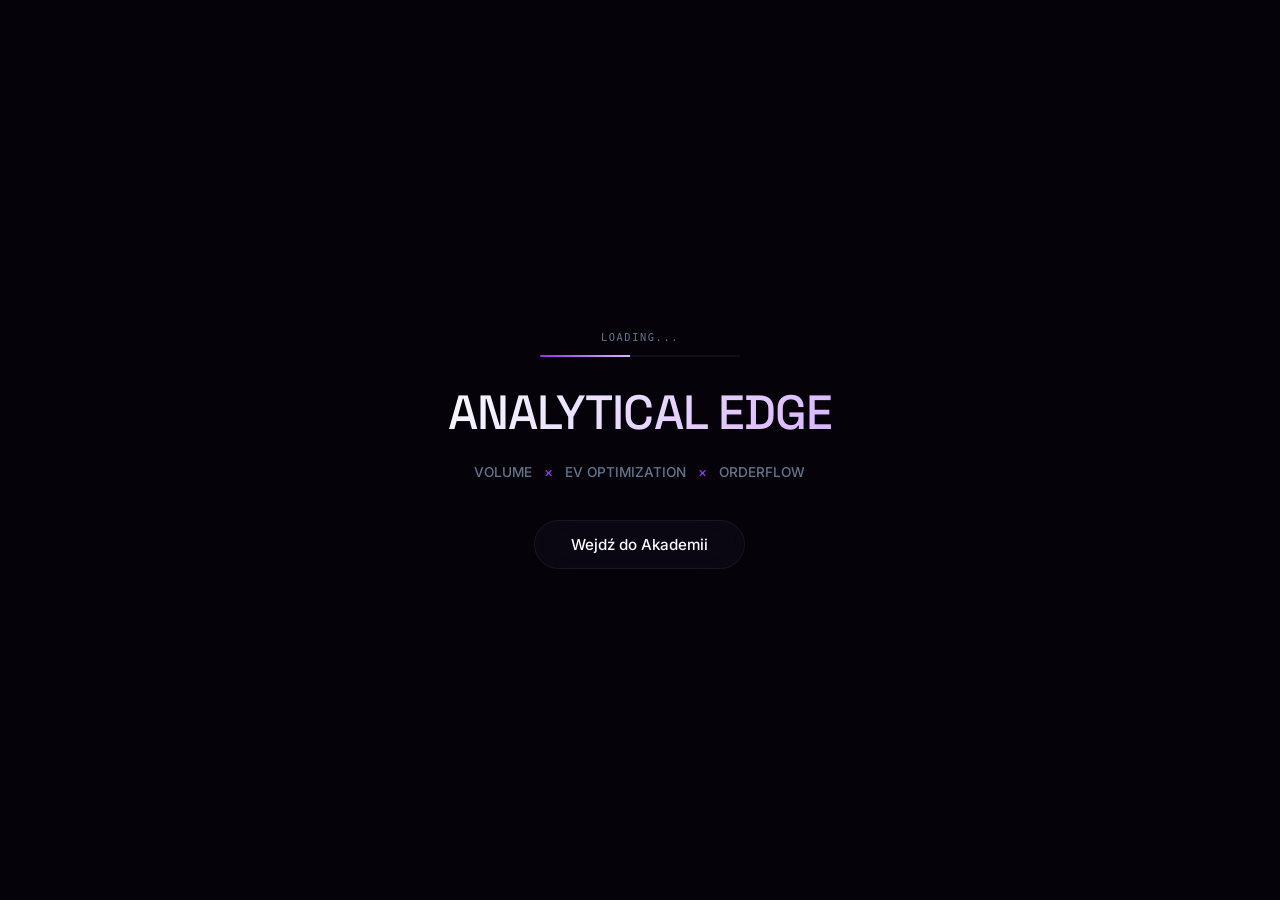
<file: index.html>
<!DOCTYPE html>
<html lang="pl">
<head>
    <meta charset="UTF-8">
    <meta name="viewport" content="width=device-width, initial-scale=1.0">
    <title>Rei Academy / Masterclass</title>
    
    <link rel="preconnect" href="https://fonts.googleapis.com">
    <link rel="preconnect" href="https://fonts.gstatic.com" crossorigin>
    <link href="https://fonts.googleapis.com/css2?family=Inter:wght@300;400;500;600;700&family=Space+Grotesk:wght@400;500;600;700;800&display=swap" rel="stylesheet">
    <link rel="stylesheet" href="https://cdnjs.cloudflare.com/ajax/libs/font-awesome/6.4.0/css/all.min.css">
    <link rel="stylesheet" href="style.css">
    <script>
  if (/Android|webOS|iPhone|iPad|iPod|BlackBerry|IEMobile|Opera Mini/i.test(navigator.userAgent)) {
    window.location.href = "mobile.html";
  }
</script>
</head>
<body>
    <div id="tooltip" class="tooltip"></div>

    <div id="ambient-wrapper">
        <div class="ambient-blobs"></div>
    </div>

<div class="cover-page">
        <div class="cover-particles"></div>
        <div class="cover-content">
            
            <div class="loader-container">
                <div class="loader-title-small">LOADING...</div>
                <div class="loader-bar-bg">
                    <div class="loader-bar-fill" id="loaderFill"></div>
                </div>
            </div>
            
            <h1 class="cover-title">
                <span class="title-line">ANALYTICAL EDGE</span>
                <span class="title-line"></span>
            </h1>
            
            <div class="cover-meta">
                <span class="meta-item">Volume</span>
                <span class="meta-divider">×</span>
                <span class="meta-item">EV Optimization</span>
                <span class="meta-divider">×</span>
                <span class="meta-item">Orderflow</span>
            </div>

            <button class="enter-btn">
                <span class="enter-text">Wejdź do Akademii</span>
            </button>
        </div>
    </div>

    <main class="portfolio-main" style="display: none;">
        
        <nav class="top-nav">
            <div class="nav-left">
                <div class="nav-logo" onclick="App.navigate('home')">Rei Academy</div>
                <div class="made-with">made with ❤️ - rei</div>
            </div>
            <div class="nav-right">
                
                <div class="session-container">
                    <div class="session-item" id="london-session">
                        <div class="dot"></div> LON: <span class="session-time">--:--</span>
                    </div>
                    <div class="session-item" id="ny-session">
                        <div class="dot"></div> NY: <span class="session-time">--:--</span>
                    </div>
                </div>
                
                <div class="social-nav">
                    <a href="https://x.com/reiseiv_" target="_blank" class="nav-icon"><i class="fa-brands fa-twitter"></i></a>
                    <a href="https://dsc.gg/rei" target="_blank" class="nav-icon"><i class="fa-brands fa-discord"></i></a>
                    <a href="http://ko-fi.com/reiseiv" target="_blank" class="kofi-nav-btn"><i class="fa-solid fa-mug-hot"></i> Zasil Projekt</a>
                </div>
            </div>
        </nav>

        <div class="container">
            <div class="breadcrumbs" id="breadcrumbs-content"></div>
            <div id="app-root"></div>
        </div>
    </main>

    <script src="content.js"></script>
    <script src="app.js"></script>
    <script src="simulators.js"></script>
</body>
</html>
</file>
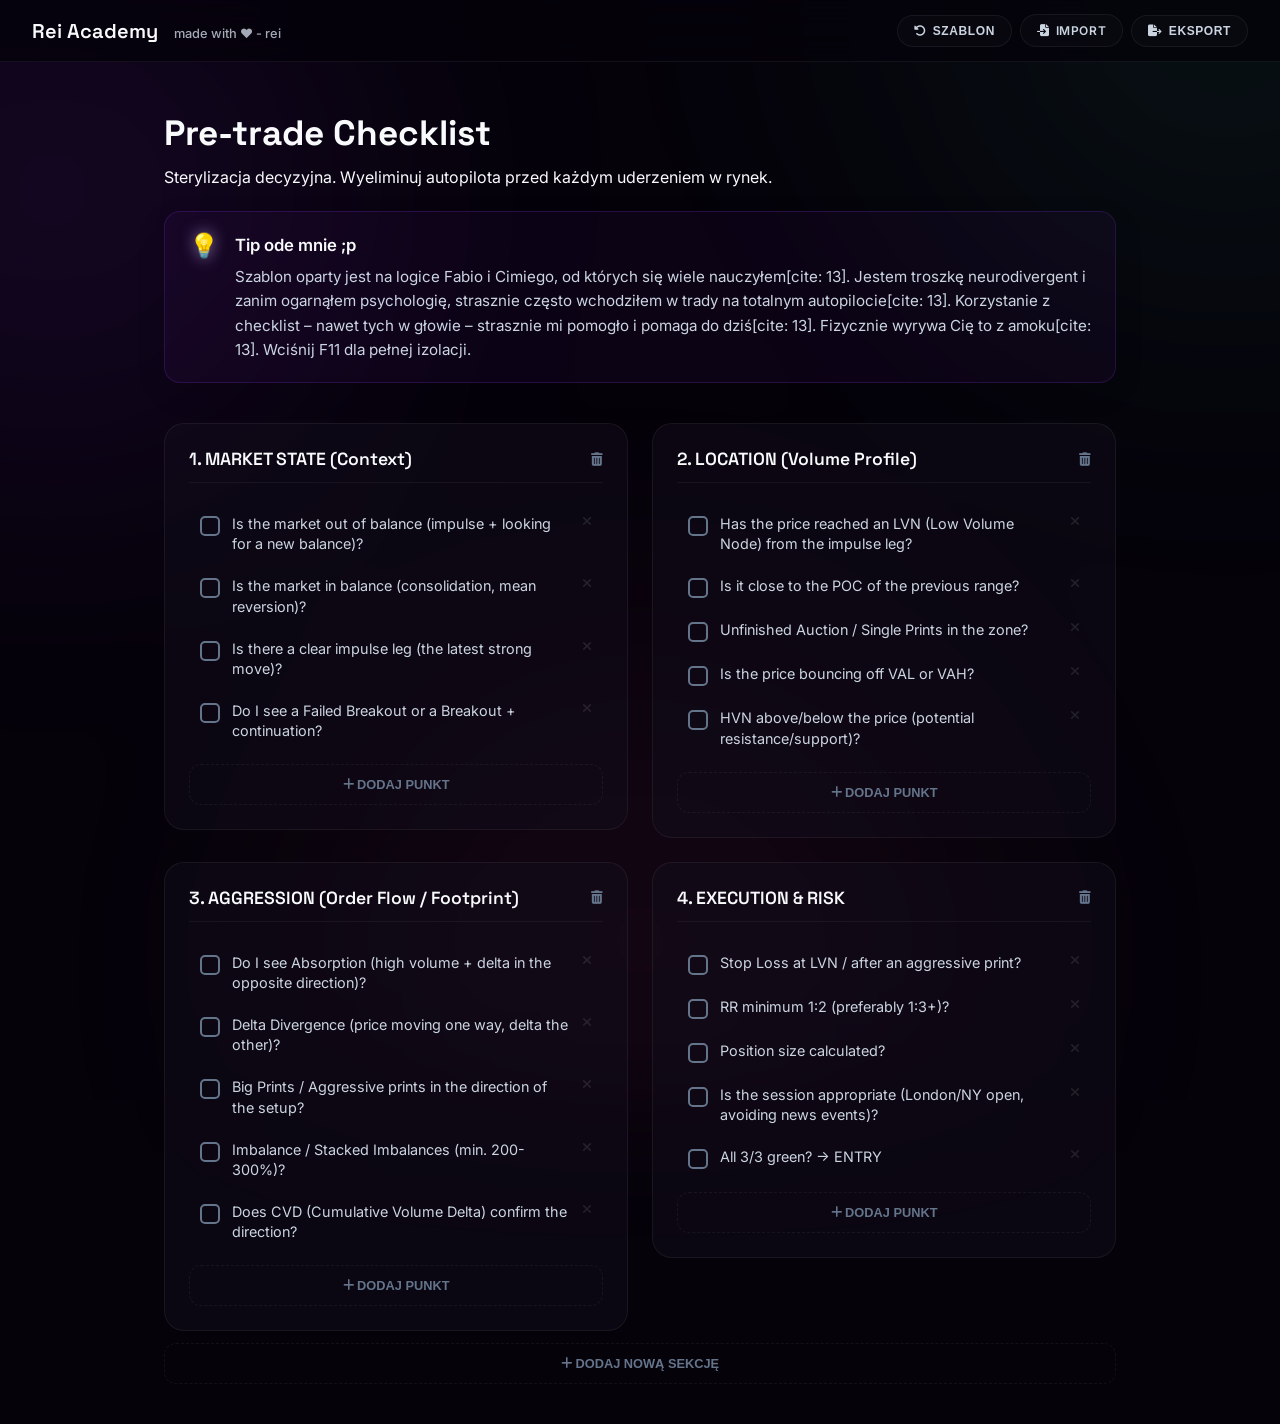
<file: checklist.html>
<!DOCTYPE html>
<html lang="pl">
<head>
    <meta charset="UTF-8">
    <meta name="viewport" content="width=device-width, initial-scale=1.0, viewport-fit=cover">
    <title>Rei Academy / Checklist</title>
    <link rel="preconnect" href="https://fonts.googleapis.com">
    <link rel="preconnect" href="https://fonts.gstatic.com" crossorigin>
    <link href="https://fonts.googleapis.com/css2?family=Inter:wght@300;400;500;600;700&family=Space+Grotesk:wght@400;500;600;700;800&display=swap" rel="stylesheet">
    <link rel="stylesheet" href="https://cdnjs.cloudflare.com/ajax/libs/font-awesome/6.4.0/css/all.min.css">
    <link rel="stylesheet" href="style.css">
    
    <style>
        /* =========================================
           CHECKLIST ARCHITECTURE (Zen & Responsive)
           ========================================= */
        
        .premium-tip { align-items: flex-start !important; transition: opacity 0.3s ease, max-height 0.3s ease; }
        .course-text ul { margin-left: 32px !important; }

        /* Header Actions */
        .header-actions { display: flex; gap: 8px; align-items: center; }
        .btn-action {
            background: rgba(255, 255, 255, 0.02);
            color: var(--text-secondary);
            border: 1px solid var(--glass-border);
            padding: 8px 16px;
            border-radius: 50px;
            font-size: 0.75rem;
            font-weight: 600;
            cursor: pointer;
            transition: all 0.2s ease;
            display: flex;
            align-items: center; gap: 6px;
            text-transform: uppercase; letter-spacing: 0.05em;
        }
        .btn-action:hover {
            border-color: var(--accent-glow);
            color: var(--text-primary);
            background: rgba(147, 51, 234, 0.1);
        }

        .container { 
            max-width: 1000px; 
            margin: 110px auto 40px; 
            padding: 0 24px;
            transition: all 0.5s var(--ease-smooth);
        }
        
        .page-header { transition: opacity 0.3s ease, max-height 0.3s ease; }
        .page-header h1 { font-family: var(--font-display); font-size: 2.2rem; font-weight: 700; margin-bottom: 12px; }
        
        /* Dynamic Grid System (Responsive Masonry) */
        .checklist-wrapper { 
            display: grid; 
            grid-template-columns: repeat(auto-fill, minmax(350px, 1fr)); 
            gap: 24px; 
            align-items: start;
        }

        @media (max-width: 768px) {
            .checklist-wrapper { grid-template-columns: 1fr; }
            .container { margin-top: 90px; padding: 0 16px; }
        }

        .category {
            background: var(--glass-bg); border: 1px solid var(--glass-border);
            border-radius: 20px; padding: 24px; position: relative; overflow: hidden;
            transition: all 0.3s var(--transition-base);
            height: fit-content;
        }
        .category:hover { border-color: var(--glass-border-hover); transform: translateY(-2px); }

        .category-header { display: flex; justify-content: space-between; align-items: center; margin-bottom: 20px; padding-bottom: 12px; border-bottom: 1px solid rgba(255,255,255,0.05); }
        .category-title { font-family: var(--font-display); font-size: 1.1rem; font-weight: 600; color: var(--text-primary); outline: none; flex-grow: 1; }

        .check-item { display: flex; align-items: flex-start; gap: 12px; padding: 10px; border-radius: 10px; transition: all 0.2s ease; border: 1px solid transparent; }
        .check-item:hover { background: rgba(255,255,255,0.03); border-color: var(--glass-border); }
        
        .checkbox-wrapper { position: relative; width: 20px; height: 20px; flex-shrink: 0; margin-top: 2px; }
        .checkbox-wrapper input { opacity: 0; position: absolute; inset: 0; cursor: pointer; z-index: 2; }
        .checkbox-custom { position: absolute; inset: 0; border: 2px solid var(--text-muted); border-radius: 5px; transition: all 0.2s ease; display: flex; align-items: center; justify-content: center; }
        .checkbox-wrapper input:checked + .checkbox-custom { background: #34d399; border-color: #34d399; }
        .checkbox-custom i { font-size: 0.6rem; color: #000; opacity: 0; }
        .checkbox-wrapper input:checked + .checkbox-custom i { opacity: 1; }
        
        .item-text { font-size: 0.9rem; color: var(--text-secondary); outline: none; flex-grow: 1; line-height: 1.4; }
        .check-item.is-checked .item-text { color: var(--text-muted); text-decoration: line-through; opacity: 0.6; }

        .add-item-btn, .add-cat-btn { background: transparent; border: 1px dashed var(--glass-border); color: var(--text-muted); padding: 12px; border-radius: 12px; width: 100%; cursor: pointer; font-size: 0.8rem; font-weight: 600; transition: all 0.3s ease; margin-top: 12px; text-transform: uppercase; }
        .add-item-btn:hover, .add-cat-btn:hover { border-color: var(--accent-glow); color: var(--text-primary); background: rgba(147, 51, 234, 0.05); }

        .status-banner { position: fixed; bottom: 30px; left: 50%; transform: translateX(-50%) translateY(100px); background: #34d399; color: #000; padding: 12px 24px; border-radius: 50px; font-weight: 700; font-size: 0.85rem; transition: 0.4s cubic-bezier(0.16, 1, 0.3, 1); z-index: 1000; opacity: 0; }
        .status-banner.show { transform: translateX(-50%) translateY(0); opacity: 1; }

        /* =========================================
           ZEN MODE (FULL ISOLATION)
           ========================================= */
        body.zen-mode .top-nav,
        body.zen-mode .page-header,
        body.zen-mode .premium-tip,
        body.zen-mode .add-cat-btn,
        body.zen-mode .icon-btn,
        body.zen-mode .add-item-btn {
            display: none !important;
        }

        body.zen-mode .container {
            max-width: 95vw !important;
            margin-top: 40px !important;
        }

        body.zen-mode .checklist-wrapper {
            grid-template-columns: repeat(auto-fit, minmax(320px, 1fr)) !important;
        }

        body.zen-mode .category {
            border-color: rgba(255, 255, 255, 0.05);
            background: rgba(10, 5, 20, 0.4);
        }
    </style>
</head>
<body>
    <div id="ambient-wrapper"><div class="ambient-blobs"></div></div>

    <nav class="top-nav content-fade">
        <div class="nav-left">
            <a href="index.html" class="nav-logo" style="text-decoration: none; color: var(--text-primary);">Rei Academy</a>
            <div class="made-with">made with ❤️ - rei</div>
        </div>
        <div class="nav-right header-actions">
            <button class="btn-action" onclick="resetToExample()"><i class="fa-solid fa-rotate-left"></i> Szablon</button>
            <label for="import-file" class="btn-action" style="margin:0; cursor: pointer;"><i class="fa-solid fa-file-import"></i> Import</label>
            <input type="file" id="import-file" accept=".json" style="display:none" onchange="importData(event)">
            <button class="btn-action" onclick="exportData()"><i class="fa-solid fa-file-export"></i> Eksport</button>
        </div>
    </nav>

    <div class="container content-fade">
        <div class="page-header">
            <h1>Pre-trade Checklist</h1>
            <p>Sterylizacja decyzyjna. Wyeliminuj autopilota przed każdym uderzeniem w rynek.</p>
        </div>

        <div class="premium-tip" style="margin-bottom: 40px;">
            <div class="tip-icon">💡</div>
            <div class="tip-content">
                <strong>Tip ode mnie ;p</strong>
                Szablon oparty jest na logice Fabio i Cimiego, od których się wiele nauczyłem[cite: 13]. Jestem troszkę neurodivergent i zanim ogarnąłem psychologię, strasznie często wchodziłem w trady na totalnym autopilocie[cite: 13]. Korzystanie z checklist – nawet tych w głowie – strasznie mi pomogło i pomaga do dziś[cite: 13]. Fizycznie wyrywa Cię to z amoku[cite: 13]. Wciśnij F11 dla pełnej izolacji.
            </div>
        </div>

        <div class="checklist-wrapper" id="checklist-container"></div>

        <button class="add-cat-btn" onclick="addCategory()">
            <i class="fa-solid fa-plus"></i> Dodaj nową sekcję
        </button>
    </div>

    <div class="status-banner" id="status-banner">Zapisano pomyślnie</div>

    <script src="app.js"></script>
    <script>
        const defaultChecklist = [
            { id: "1", title: "1. MARKET STATE (Context)", items: [
                { id: "1-1", text: "Is the market out of balance (impulse + looking for a new balance)?", checked: false },
                { id: "1-2", text: "Is the market in balance (consolidation, mean reversion)?", checked: false },
                { id: "1-3", text: "Is there a clear impulse leg (the latest strong move)?", checked: false },
                { id: "1-4", text: "Do I see a Failed Breakout or a Breakout + continuation?", checked: false }
            ]},
            { id: "2", title: "2. LOCATION (Volume Profile)", items: [
                { id: "2-1", text: "Has the price reached an LVN (Low Volume Node) from the impulse leg?", checked: false },
                { id: "2-2", text: "Is it close to the POC of the previous range?", checked: false },
                { id: "2-3", text: "Unfinished Auction / Single Prints in the zone?", checked: false },
                { id: "2-4", text: "Is the price bouncing off VAL or VAH?", checked: false },
                { id: "2-5", text: "HVN above/below the price (potential resistance/support)?", checked: false }
            ]},
            { id: "3", title: "3. AGGRESSION (Order Flow / Footprint)", items: [
                { id: "3-1", text: "Do I see Absorption (high volume + delta in the opposite direction)?", checked: false },
                { id: "3-2", text: "Delta Divergence (price moving one way, delta the other)?", checked: false },
                { id: "3-3", text: "Big Prints / Aggressive prints in the direction of the setup?", checked: false },
                { id: "3-4", text: "Imbalance / Stacked Imbalances (min. 200-300%)?", checked: false },
                { id: "3-5", text: "Does CVD (Cumulative Volume Delta) confirm the direction?", checked: false }
            ]},
            { id: "4", title: "4. EXECUTION & RISK", items: [
                { id: "4-1", text: "Stop Loss at LVN / after an aggressive print?", checked: false },
                { id: "4-2", text: "RR minimum 1:2 (preferably 1:3+)?", checked: false },
                { id: "4-3", text: "Position size calculated?", checked: false },
                { id: "4-4", text: "Is the session appropriate (London/NY open, avoiding news events)?", checked: false },
                { id: "4-5", text: "All 3/3 green? → ENTRY", checked: false }
            ]}
        ];

        let state = JSON.parse(localStorage.getItem('rei_checklist')) || defaultChecklist;

        function saveData() { 
            localStorage.setItem('rei_checklist', JSON.stringify(state)); 
        }

        function showToast(msg) {
            const b = document.getElementById('status-banner');
            b.textContent = msg; b.classList.add('show');
            setTimeout(() => b.classList.remove('show'), 2000);
        }

        function render() {
            const container = document.getElementById('checklist-container');
            container.innerHTML = '';
            state.forEach((cat, cIdx) => {
                const catDiv = document.createElement('div');
                catDiv.className = 'category';
                catDiv.innerHTML = `
                    <div class="category-header">
                        <div class="category-title" contentEditable="true" onblur="state[${cIdx}].title=this.textContent;saveData()">${cat.title}</div>
                        <button class="icon-btn" style="background:none; border:none; color:var(--text-muted); cursor:pointer;" onclick="deleteCategory(${cIdx})"><i class="fa-solid fa-trash-can"></i></button>
                    </div>
                    <div class="item-list"></div>
                `;
                const list = catDiv.querySelector('.item-list');
                cat.items.forEach((item, iIdx) => {
                    const itemDiv = document.createElement('div');
                    itemDiv.className = `check-item ${item.checked ? 'is-checked' : ''}`;
                    itemDiv.innerHTML = `
                        <div class="checkbox-wrapper">
                            <input type="checkbox" ${item.checked ? 'checked' : ''} onchange="toggleItem(${cIdx}, ${iIdx}, this.checked)">
                            <div class="checkbox-custom"><i class="fa-solid fa-check"></i></div>
                        </div>
                        <div class="item-text" contentEditable="true" onblur="state[${cIdx}].items[${iIdx}].text=this.textContent;saveData()">${item.text}</div>
                        <button class="icon-btn" style="background:none; border:none; color:rgba(255,255,255,0.1); cursor:pointer;" onclick="deleteItem(${cIdx}, ${iIdx})"><i class="fa-solid fa-xmark"></i></button>
                    `;
                    list.appendChild(itemDiv);
                });
                const addBtn = document.createElement('button');
                addBtn.className = 'add-item-btn';
                addBtn.innerHTML = '<i class="fa-solid fa-plus"></i> Dodaj punkt';
                addBtn.onclick = () => addItem(cIdx);
                catDiv.appendChild(addBtn);
                container.appendChild(catDiv);
            });
        }

        function toggleItem(c, i, val) { state[c].items[i].checked = val; render(); saveData(); }
        function addItem(c) { state[c].items.push({id: Date.now(), text: "Nowy punkt", checked: false}); render(); saveData(); }
        function addCategory() { state.push({id: Date.now(), title: "Nowa sekcja", items: []}); render(); saveData(); }
        function deleteCategory(c) { if(confirm("Usunąć sekcję?")) { state.splice(c, 1); render(); saveData(); } }
        function deleteItem(c, i) { state[c].items.splice(i, 1); render(); saveData(); }
        function resetToExample() { if(confirm("Przywrócić szablon?")) { state = defaultChecklist; render(); saveData(); } }
        
        function exportData() {
            const blob = new Blob([JSON.stringify(state, null, 2)], {type: "application/json"});
            const url = URL.createObjectURL(blob);
            const a = document.createElement('a'); a.href = url; a.download = "rei_checklist.json"; a.click();
            showToast("✓ Eksport zakończony");
        }

        function importData(e) {
            const file = e.target.files[0];
            const reader = new FileReader();
            reader.onload = (ev) => { try { state = JSON.parse(ev.target.result); render(); saveData(); showToast("✓ Zaimportowano"); } catch(err) { showToast("❌ Błąd pliku"); }};
            reader.readAsText(file);
        }

        document.addEventListener('keydown', (e) => {
            if (e.key === 'F11') {
                e.preventDefault();
                document.body.classList.toggle('zen-mode');
                showToast(document.body.classList.contains('zen-mode') ? "🧘 Zen Mode Aktywny" : "Terminal Przywrócony");
            }
        });

        document.addEventListener('DOMContentLoaded', render);
    </script>
</body>
</html>
</file>
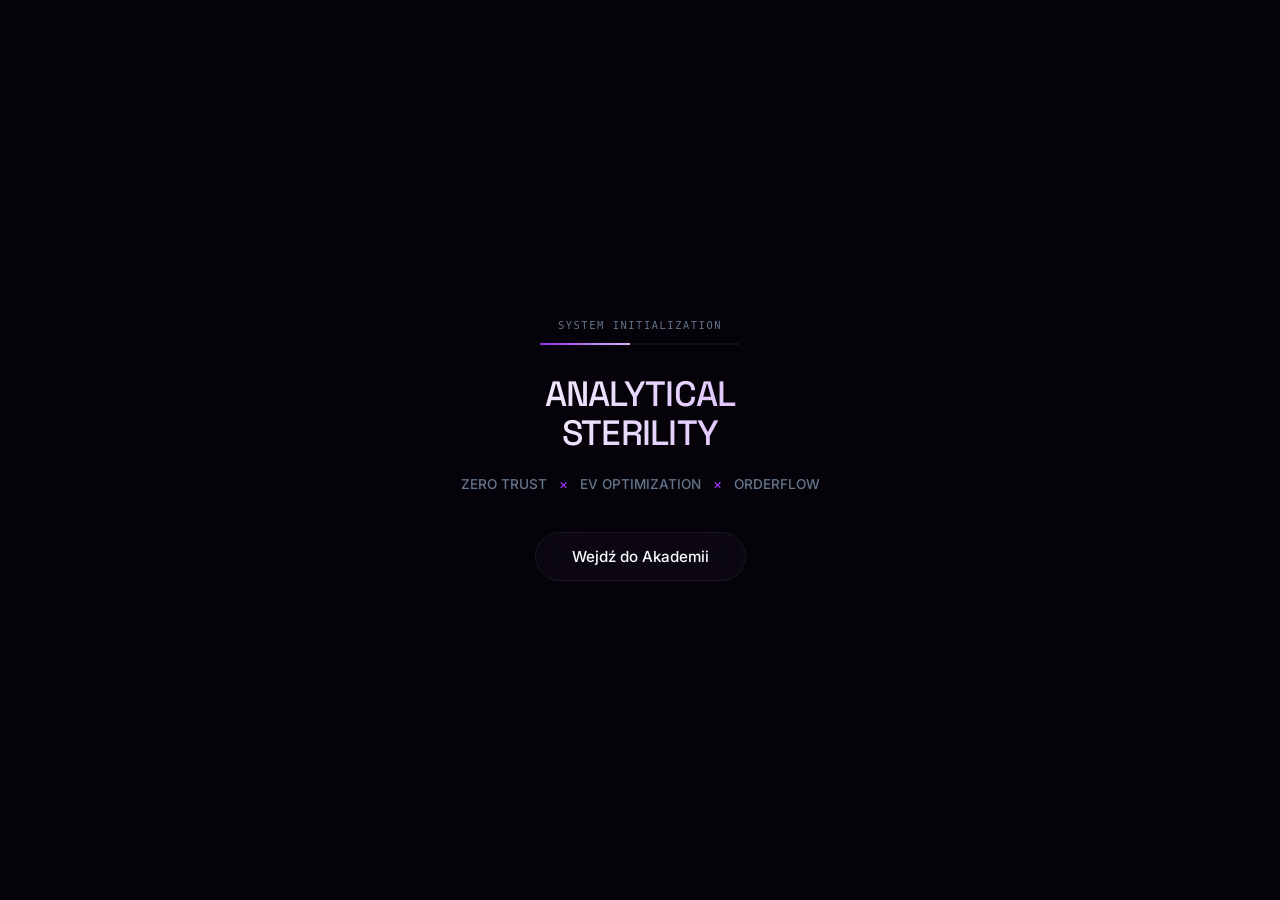
<file: mobile.html>
<!DOCTYPE html>
<html lang="pl">
<head>
    <meta charset="UTF-8">
    <meta name="viewport" content="width=device-width, initial-scale=1.0, maximum-scale=1.0, user-scalable=no, viewport-fit=cover">
    <meta name="theme-color" content="#05020a">
    <meta name="apple-mobile-web-app-capable" content="yes">
    <meta name="apple-mobile-web-app-status-bar-style" content="black-translucent">
    <title>Rei Academy / Mobile Terminal</title>
    
    <link rel="preconnect" href="https://fonts.googleapis.com">
    <link rel="preconnect" href="https://fonts.gstatic.com" crossorigin>
    <link href="https://fonts.googleapis.com/css2?family=Inter:wght@300;400;500;600;700&family=Space+Grotesk:wght@400;500;600;700;800&display=swap" rel="stylesheet">
    <link rel="stylesheet" href="https://cdnjs.cloudflare.com/ajax/libs/font-awesome/6.4.0/css/all.min.css">
    
    <!-- Baza CSS Desktop -->
    <link rel="stylesheet" href="style.css">

    <style>
        /* =========================================
           MOBILE OVERRIDES (Sterylizacja Dotykowa)
           ========================================= */
        body {
            -webkit-tap-highlight-color: transparent;
            overscroll-behavior-y: none;
        }

        /* Ukrycie telemetrii na rzecz przestrzeni ekranowej */
        .session-container { display: none !important; }

        /* Kompaktowy, jednorzędowy header pod Notch / Dynamic Island */
        .top-nav {
            padding: max(16px, env(safe-area-inset-top)) 16px 16px 16px;
            flex-direction: row !important;
            align-items: center !important;
            justify-content: space-between !important;
            background: rgba(5, 2, 10, 0.85); 
        }
        
        .nav-left { width: auto; justify-content: flex-start; }
        .made-with { display: none; }
        .nav-logo { font-size: 1.1rem; }
        
        .nav-right { width: auto; justify-content: flex-end; }
        
        /* Upakowanie ikon i przycisku Ko-fi */
        .social-nav { gap: 8px; } 
        .nav-icon { width: 28px; height: 28px; font-size: 1rem; } 
        .kofi-nav-btn { padding: 6px 12px; font-size: 0.75rem; margin-left: 0; }

        /* Marginesy pod kompaktowy top-nav */
        .portfolio-main {
            padding-top: calc(100px + env(safe-area-inset-top));
            padding-bottom: max(40px, env(safe-area-inset-bottom));
        }
        .container { padding: 0 16px; }

        /* Bento Grid -> 1 Kolumna */
        .bento-grid {
            grid-template-columns: 1fr !important;
            grid-auto-rows: auto !important;
            gap: 12px;
            margin-bottom: 32px;
        }
        .span-3, .span-4, .span-5, .span-7, .span-8 { grid-column: span 1 !important; }

        .folder-card { padding: 24px 20px; min-height: 130px; }
        .folder-num { font-size: 6rem; top: -10px; left: 10px; }
        .folder-info h3 { font-size: 1.15rem; }
        
        .progress-badge { top: 12px; right: 12px; font-size: 0.55rem; padding: 4px 8px; }

        /* Moduły edukacyjne & Kontenery tekstowe */
        .cover-title { font-size: 2.2rem; }
        .section-title { font-size: 1.4rem; margin-bottom: 20px; }
        .course-text { padding: 24px 16px; border-radius: 16px; }
        .course-text p { font-size: 0.9rem; }
        
        .premium-tip { flex-direction: column; padding: 16px; gap: 12px; }
        .tip-icon { font-size: 1.2rem; }

        /* Nawigacja wewnątrz modułu - przyciski blokowe pod palec */
        .nav-actions { flex-direction: column; gap: 12px; margin-top: 24px; }
        .nav-btn { width: 100%; text-align: center; padding: 14px 20px; }

        /* Orderflow Taśma & Symulatory */
        .fp-wrapper { flex-direction: column; gap: 16px; margin: 24px 0; }
        .fp-box { width: 100%; min-width: unset; padding: 16px; }
        
        .sim-board { padding: 20px 12px; margin: 24px 0; }
        .sim-title { font-size: 0.95rem; margin-bottom: 16px; }
        
        .tape-row { font-size: 1.2rem; gap: 10px; justify-content: space-around; }
        .tape-bid, .tape-ask { width: 90px; padding: 10px 0; }

        /* Rozwiązanie "Fat Finger" dla Tooltipów (Docked Bottom) */
        .tooltip {
            top: auto !important;
            bottom: max(20px, env(safe-area-inset-bottom)) !important;
            left: 50% !important;
            transform: translateX(-50%) !important;
            width: calc(100vw - 32px);
            max-width: 400px;
            text-align: center;
            font-size: 0.85rem;
            padding: 16px;
        }

        .community-wrapper { margin-top: 40px; gap: 24px; }
        .kofi-card { padding: 24px 16px; border-radius: 16px; }
    </style>
</head>
<body>
    <!-- Environmental Isolation Wrapper -->
    <div id="ambient-wrapper">
        <div class="ambient-blobs"></div>
    </div>

    <!-- Cover Page Sequence -->
    <div class="cover-page">
        <div class="cover-particles"></div>
        <div class="cover-content">
            
            <!-- Pasek postępu na wejściu -->
            <div class="loader-container">
                <div class="loader-title-small">SYSTEM INITIALIZATION</div>
                <div class="loader-bar-bg">
                    <div class="loader-bar-fill" id="loaderFill"></div>
                </div>
            </div>
            
            <h1 class="cover-title">
                <span class="title-line">ANALYTICAL</span>
                <span class="title-line">STERILITY</span>
            </h1>
            
            <div class="cover-meta">
                <span class="meta-item">Zero Trust</span>
                <span class="meta-divider">×</span>
                <span class="meta-item">EV Optimization</span>
                <span class="meta-divider">×</span>
                <span class="meta-item">Orderflow</span>
            </div>

            <button class="enter-btn">
                <span class="enter-text">Wejdź do Akademii</span>
            </button>
        </div>
    </div>

    <!-- Global Tooltip Container (Mobile Docked) -->
    <div id="tooltip" class="tooltip"></div>

    <!-- Application Core & Routing Output -->
    <main class="portfolio-main" style="display: none;">
        
        <nav class="top-nav">
            <div class="nav-left">
                <div class="nav-logo" onclick="App.navigate('home')">Rei Academy</div>
            </div>
            <div class="nav-right">
                
                <!-- Ukryta telemetria na mobile, kod zostaje dla zgodności DOM -->
                <div class="session-container">
                    <div class="session-item" id="london-session">
                        <div class="dot"></div> LON: <span class="session-time">--:--</span>
                    </div>
                    <div class="session-item" id="ny-session">
                        <div class="dot"></div> NY: <span class="session-time">--:--</span>
                    </div>
                </div>
                
                <div class="social-nav">
                    <a href="https://x.com/reiseiv_" target="_blank" class="nav-icon"><i class="fa-brands fa-twitter"></i></a>
                    <a href="https://dsc.gg/rei" target="_blank" class="nav-icon"><i class="fa-brands fa-discord"></i></a>
                    <a href="http://ko-fi.com/reiseiv" target="_blank" class="kofi-nav-btn"><i class="fa-solid fa-mug-hot"></i> Zasil</a>
                </div>
            </div>
        </nav>

        <div class="container">
            <div class="breadcrumbs" id="breadcrumbs-content"></div>
            <div id="app-root"></div>
        </div>
    </main>

    <!-- Source Execution -->
    <script src="content.js"></script>
    <script src="simulators.js"></script>
    <script src="app.js"></script>
</body>
</html>
</file>
<file: style.css>
/* =========================================
   Design Tokens & Glassmorphism Core
   ========================================= */
:root {
    --bg-base: #05020a;
    --accent-primary: #9333ea;
    --accent-secondary: #ec4899;
    --accent-glow: #d8b4fe;
    
    --text-primary: #f8fafc;
    --text-secondary: #cbd5e1;
    --text-muted: #64748b;
    
    --glass-bg: rgba(20, 15, 30, 0.4);
    --glass-border: rgba(255, 255, 255, 0.06);
    --glass-border-hover: rgba(147, 51, 234, 0.4);
    
    --font-primary: 'Inter', sans-serif;
    --font-display: 'Space Grotesk', sans-serif;
    --transition-base: 0.3s cubic-bezier(0.16, 1, 0.3, 1);
}

* { margin: 0; padding: 0; box-sizing: border-box; }
body { font-family: var(--font-primary); background-color: var(--bg-base); color: var(--text-primary); overflow-x: hidden; -webkit-font-smoothing: antialiased; }

/* =========================================
   Hardware-Accelerated Ambient Mapping
   ========================================= */
#ambient-wrapper { position: fixed; inset: -200px; z-index: -1; pointer-events: none; }
.ambient-blobs {
    position: absolute; inset: 0; width: 100%; height: 100%;
    background: 
        radial-gradient(800px circle at 15% 30%, rgba(147, 51, 234, 0.12) 0%, transparent 60%), 
        radial-gradient(900px circle at 85% 15%, rgba(52, 211, 153, 0.08) 0%, transparent 60%), 
        radial-gradient(800px circle at 50% 90%, rgba(236, 72, 153, 0.08) 0%, transparent 65%);
    filter: blur(80px);
    animation: smoothColors 20s infinite alternate ease-in-out;
}
@keyframes smoothColors {
    0% { transform: scale(1); filter: blur(80px) hue-rotate(0deg); }
    100% { transform: scale(1.1); filter: blur(80px) hue-rotate(20deg); }
}

/* =========================================
   Initialization Sequence (Cover & Loader)
   ========================================= */
.cover-page {
    position: fixed; inset: 0; display: flex; align-items: center; justify-content: center;
    z-index: 100; background: var(--bg-base); transition: opacity 1.2s ease, transform 1.2s ease;
}
.cover-page.cover-exit { opacity: 0; transform: scale(0.95); pointer-events: none; }
.cover-content { text-align: center; position: relative; z-index: 1; }

/* Sterile Loading Bar */
.loader-container { 
    width: 200px; 
    margin: 0 auto 30px; 
}
.loader-title-small { 
    font-size: 0.65rem; 
    color: var(--text-muted); 
    letter-spacing: 0.15em; 
    margin-bottom: 12px; 
    font-family: monospace; 
}
.loader-bar-bg { 
    width: 100%; 
    height: 2px; 
    background: rgba(255,255,255,0.05); 
    position: relative; 
    overflow: hidden; 
    border-radius: 2px; 
}
.loader-bar-fill { 
    position: absolute; 
    top: 0; left: 0; 
    height: 100%; 
    width: 0%; 
    background: linear-gradient(90deg, var(--accent-primary), var(--accent-glow)); 
    transition: width 0.6s cubic-bezier(0.16, 1, 0.3, 1); 
    box-shadow: 0 0 10px rgba(147, 51, 234, 0.5);
}

.cover-title { font-family: var(--font-display); font-size: 3rem; font-weight: 500; line-height: 1.1; margin-bottom: 24px; letter-spacing: -0.02em; }
.title-line { display: block; background: linear-gradient(135deg, var(--text-primary), var(--accent-glow)); -webkit-background-clip: text; -webkit-text-fill-color: transparent; }
.cover-meta { display: flex; justify-content: center; gap: 12px; font-size: 0.85rem; color: var(--text-muted); margin-bottom: 40px; text-transform: uppercase; font-weight: 500; }
.meta-divider { color: var(--accent-primary); }

.enter-btn {
    position: relative; padding: 14px 36px; background: var(--glass-bg); backdrop-filter: blur(20px);
    border: 1px solid var(--glass-border); border-radius: 50px; color: var(--text-primary);
    font-family: var(--font-primary); font-size: 0.95rem; font-weight: 500; cursor: pointer;
    transition: all var(--transition-base); overflow: hidden;
}
.enter-btn:hover { border-color: var(--glass-border-hover); transform: translateY(-2px); box-shadow: 0 10px 30px rgba(147, 51, 234, 0.2); }

/* =========================================
   Stealth Navigation UI
   ========================================= */
.top-nav {
    position: fixed; top: 0; width: 100%; padding: 14px 32px; background: rgba(5, 2, 10, 0.75);
    backdrop-filter: blur(20px); -webkit-backdrop-filter: blur(20px); border-bottom: 1px solid var(--glass-border);
    z-index: 100; display: flex; justify-content: space-between; align-items: center;
}

.nav-left { display: flex; align-items: baseline; gap: 16px; }
.nav-logo { font-family: var(--font-display); font-weight: 600; font-size: 1.25rem; cursor: pointer; transition: color 0.2s; }
.nav-logo:hover { color: var(--accent-glow); }
.made-with { font-size: 0.8rem; color: var(--text-secondary); font-weight: 500; opacity: 0.8; }

.nav-right { display: flex; align-items: center; gap: 24px; }
.session-container { display: flex; gap: 12px; font-size: 0.7rem; font-weight: 600; letter-spacing: 0.05em; text-transform: uppercase; }
.session-item { display: flex; align-items: center; gap: 6px; background: rgba(255,255,255,0.02); padding: 6px 12px; border-radius: 999px; border: 1px solid var(--glass-border); }
.dot { width: 5px; height: 5px; border-radius: 50%; background: var(--text-muted); }
.dot.active { background: #34d399; box-shadow: 0 0 10px #34d399; }
.session-time { color: var(--text-secondary); }

.social-nav { display: flex; align-items: center; gap: 12px; }
.nav-icon { color: var(--text-muted); font-size: 1.1rem; transition: 0.2s; text-decoration: none; display: flex; align-items: center; justify-content: center; width: 32px; height: 32px; border-radius: 50%; border: 1px solid transparent; }
.nav-icon:hover { color: var(--text-primary); border-color: var(--glass-border); background: rgba(255,255,255,0.03); transform: translateY(-1px); }

.kofi-nav-btn {
    background: rgba(236, 72, 153, 0.05); border: 1px solid rgba(236, 72, 153, 0.2);
    color: var(--accent-secondary); padding: 6px 16px; border-radius: 50px;
    font-size: 0.8rem; font-weight: 600; text-decoration: none; display: flex; align-items: center; gap: 6px;
    transition: all 0.2s ease; margin-left: 8px;
}
.kofi-nav-btn:hover { background: rgba(236, 72, 153, 0.1); border-color: rgba(236, 72, 153, 0.4); transform: translateY(-1px); }

/* =========================================
   Application Topology
   ========================================= */
.portfolio-main { padding-top: 85px; padding-bottom: 40px; min-height: 100vh; }
.portfolio-main.fade-in { animation: fadeIn 0.8s ease forwards; }
@keyframes fadeIn { from { opacity: 0; transform: translateY(10px); } to { opacity: 1; transform: translateY(0); } }

.container { max-width: 1000px; margin: 0 auto; padding: 0 24px; }

.breadcrumbs { font-size: 0.8rem; margin-bottom: 24px; font-weight: 500; color: var(--text-muted); display: flex; align-items: center; gap: 8px; }
.bc-link { cursor: pointer; transition: color 0.2s; }
.bc-link:hover { color: var(--accent-glow); }
.bc-separator { color: rgba(255,255,255,0.1); }
.bc-active { color: var(--text-primary); }

.content-fade { animation: contentFadeIn 0.4s ease forwards; opacity: 0; }
@keyframes contentFadeIn { from { opacity: 0; transform: translateY(10px); } to { opacity: 1; transform: translateY(0); } }

/* =========================================
   Asymmetrical Bento Grid Logic
   ========================================= */
.bento-grid { 
    display: grid; 
    grid-template-columns: repeat(12, 1fr); 
    grid-auto-rows: 200px; 
    gap: 20px; 
    margin-bottom: 40px; 
}

.span-3 { grid-column: span 3; } 
.span-4 { grid-column: span 4; } 
.span-5 { grid-column: span 5; }
.span-7 { grid-column: span 7; } 
.span-8 { grid-column: span 8; }

@media (max-width: 900px) { 
    .span-3, .span-4, .span-5, .span-7, .span-8 { grid-column: span 12; } 
}

.folder-card {
    background: var(--glass-bg); backdrop-filter: blur(24px); border-radius: 20px; padding: 26px;
    cursor: pointer; border: 1px solid var(--glass-border); display: flex; flex-direction: column;
    justify-content: flex-end; position: relative; overflow: hidden; height: 100%;
    transition: transform 0.4s var(--transition-base), border-color 0.4s;
}

.folder-card::before {
    content: ''; position: absolute; inset: 0;
    background: radial-gradient(400px circle at var(--mouse-x, 50%) var(--mouse-y, 50%), rgba(147, 51, 234, 0.15), transparent 40%);
    opacity: 0; transition: opacity 0.3s; pointer-events: none;
}

.folder-card:hover { border-color: rgba(147, 51, 234, 0.4); transform: translateY(-4px); box-shadow: 0 10px 30px rgba(0,0,0,0.4); }
.folder-card:hover::before { opacity: 1; }

/* Brutalist Typography Overlay */
.folder-num {
    position: absolute; top: -15px; left: 20px; font-family: var(--font-display);
    font-size: 8rem; font-weight: 800; color: rgba(255,255,255,0.02);
    transition: 0.4s; pointer-events: none; line-height: 1;
}

.folder-card:hover .folder-num { color: rgba(255,255,255,0.04); transform: scale(1.02); }

.folder-info { position: relative; z-index: 2; }
.folder-info h3 { font-size: 1.3rem; font-weight: 600; margin-bottom: 8px; color: var(--text-primary); letter-spacing: -0.01em; }
.folder-info p { font-size: 0.9rem; color: var(--text-muted); line-height: 1.4; }

.progress-badge {
    position: absolute; top: 16px; right: 16px; font-size: 0.6rem; color: #34d399;
    background: rgba(52, 211, 153, 0.05); border: 1px solid rgba(52, 211, 153, 0.2);
    padding: 6px 12px; border-radius: 50px; font-weight: 600; letter-spacing: 0.05em; display: none;
}

.folder-card.completed .progress-badge { display: block; }

/* =========================================
   Community Ecosystem & Capital Hub
   ========================================= */
.community-wrapper { margin-top: 60px; display: flex; flex-direction: column; gap: 40px; }
.community-footer { text-align: center; }
.community-footer h4 { margin-bottom: 24px; font-family: var(--font-display); font-weight: 500; font-size: 1.2rem; color: var(--text-secondary); }

.links-group { display: flex; justify-content: center; gap: 16px; flex-wrap: wrap; }
.rei-link {
    font-size: 0.9rem; color: var(--text-primary); font-weight: 500; text-decoration: none;
    border: 1px solid var(--glass-border); padding: 12px 24px; border-radius: 14px;
    background: rgba(255,255,255,0.02); backdrop-filter: blur(12px); transition: all 0.2s ease;
}
.rei-link:hover { border-color: rgba(192, 132, 252, 0.5); background: rgba(192, 132, 252, 0.05); transform: translateY(-3px); }

.kofi-card {
    background: linear-gradient(145deg, rgba(236, 72, 153, 0.05) 0%, rgba(147, 51, 234, 0.05) 100%);
    border: 1px solid rgba(236, 72, 153, 0.15); border-radius: 24px; padding: 40px; text-align: center;
    max-width: 800px; margin: 0 auto; backdrop-filter: blur(12px); position: relative; overflow: hidden;
}
.kofi-card::before {
    content: ''; position: absolute; inset: 0;
    background: radial-gradient(800px circle at var(--mouse-x, 50%) var(--mouse-y, 50%), rgba(236, 72, 153, 0.1), transparent 40%);
    opacity: 0; transition: opacity 0.5s; pointer-events: none;
}
.kofi-card:hover::before { opacity: 1; }
.kofi-card h4 { color: var(--accent-secondary); font-family: var(--font-display); font-size: 1.4rem; font-weight: 600; margin-bottom: 20px; }
.kofi-card p { color: var(--text-secondary); font-size: 0.95rem; line-height: 1.7; margin-bottom: 16px; position: relative; z-index: 2; }
.text-link { color: var(--accent-glow); text-decoration: none; border-bottom: 1px solid rgba(216, 180, 254, 0.4); transition: 0.2s; }
.text-link:hover { color: var(--accent-secondary); border-color: var(--accent-secondary); }

.kofi-btn {
    display: inline-block; background: linear-gradient(135deg, var(--accent-secondary), var(--accent-primary));
    color: #fff; font-weight: 600; font-size: 1rem; text-decoration: none; padding: 14px 32px;
    border-radius: 50px; transition: transform 0.2s; margin-top: 20px; position: relative; z-index: 2;
}
.kofi-btn:hover { transform: translateY(-2px); box-shadow: 0 10px 20px rgba(236, 72, 153, 0.3); }

/* =========================================
   Data Reading Environment
   ========================================= */
.section-title { font-family: var(--font-display); font-size: 1.8rem; font-weight: 600; margin-bottom: 24px; color: var(--text-primary); letter-spacing: -0.02em; }
.course-text { background: var(--glass-bg); border: 1px solid var(--glass-border); border-radius: 20px; padding: 36px; line-height: 1.8; color: var(--text-secondary); }
.course-text p { margin-bottom: 16px; font-size: 0.95rem; }
.course-text h4 { font-size: 1.1rem; color: var(--text-primary); font-weight: 600; margin: 28px 0 12px 0; border-left: 2px solid var(--accent-primary); padding-left: 14px; }

.segment-tag {
    display: inline-block; padding: 4px 10px; border-radius: 4px; font-size: 0.7rem; font-weight: 600;
    text-transform: uppercase; letter-spacing: 0.05em; margin-bottom: 12px;
}
.tag-must-know { border: 1px solid rgba(147, 51, 234, 0.3); color: var(--accent-glow); background: rgba(147, 51, 234, 0.08); }

.nav-actions { display: flex; justify-content: space-between; margin-top: 32px; gap: 16px; }
.nav-btn {
    background: rgba(255, 255, 255, 0.02); color: var(--text-primary); border: 1px solid var(--glass-border);
    padding: 12px 24px; border-radius: 50px; font-size: 0.85rem; font-weight: 500; cursor: pointer; transition: 0.2s;
    backdrop-filter: blur(10px);
}
.nav-btn:hover { border-color: var(--accent-glow); background: rgba(147, 51, 234, 0.08); transform: translateY(-2px); }

/* =========================================
   Interakcje, Tipy i Orderflow (ADHD Mode)
   ========================================= */

/* Premium Tip */
.premium-tip {
    background: rgba(147, 51, 234, 0.05);
    border: 1px solid rgba(147, 51, 234, 0.2);
    border-radius: 16px;
    padding: 20px 24px;
    margin: 24px 0;
    display: flex;
    gap: 16px;
    align-items: flex-start;
    box-shadow: 0 10px 30px rgba(0,0,0,0.1);
    transition: transform 0.2s, border-color 0.2s;
}
.premium-tip:hover {
    transform: translateY(-2px);
    border-color: rgba(147, 51, 234, 0.4);
}
.tip-icon { font-size: 1.5rem; line-height: 1; filter: drop-shadow(0 0 8px rgba(216, 180, 254, 0.6)); }
.tip-content { font-size: 0.95rem; color: var(--text-secondary); line-height: 1.6; }
.tip-content strong { color: var(--text-primary); font-weight: 600; font-size: 1.05rem; display: block; margin-bottom: 6px; }

/* Orderflow & Footprint Elements */
.fp-wrapper { display: flex; justify-content: center; gap: 24px; margin: 32px 0; flex-wrap: wrap; }
.fp-box { background: var(--glass-bg); border: 1px solid var(--glass-border); border-radius: 16px; padding: 20px; font-family: monospace; font-size: 0.9rem; min-width: 240px; }
.fp-row { display: flex; justify-content: space-between; border-bottom: 1px solid rgba(255,255,255,0.05); padding: 8px 12px; transition: background 0.2s; cursor: crosshair; }
.fp-row:hover { background: rgba(255,255,255,0.05); border-radius: 6px; }
.fp-val { width: 45px; text-align: center; } 
.fp-val.bid { color: #f87171; } /* Red */
.fp-val.ask { color: #34d399; } /* Green */
.fp-hi-d { font-weight: 700; background: rgba(52, 211, 153, 0.1); border-radius: 4px; color: var(--text-primary); }
.fp-z { color: var(--text-muted); opacity: 0.4; }

/* CVD Box */
.cvd-box { background: var(--glass-bg); border: 1px solid var(--glass-border); border-radius: 16px; padding: 24px; margin-top: 30px; }
.cvd-row { display: flex; align-items: center; justify-content: space-between; margin-bottom: 16px; font-weight: 600; font-size: 0.95rem; }
.cvd-line { flex-grow: 1; height: 2px; background: var(--glass-border); margin: 0 20px; position: relative; border-radius: 2px; }
.cvd-arrow { position: absolute; right: 0; top: -11px; font-size: 16px; background: var(--bg-base); padding: 0 4px; }
.cvd-arrow.down { top: -9px; }

/* Tooltip (Follows cursor) */
.tooltip { 
    position: fixed; display: none; padding: 12px 16px; 
    background: rgba(13, 7, 21, 0.95); color: var(--text-secondary); 
    border-radius: 12px; font-size: 0.85rem; z-index: 1000; 
    border: 1px solid var(--glass-border); backdrop-filter: blur(10px); 
    pointer-events: none; box-shadow: 0 10px 30px rgba(0,0,0,0.5);
}
/* =========================================
   Interactive Simulators (GPU Accelerated)
   ========================================= */

.sim-board {
    background: var(--glass-bg); 
    border: 1px solid var(--glass-border); 
    border-radius: 16px; 
    padding: 30px; 
    margin: 30px 0;
    text-align: center;
    position: relative;
    overflow: hidden;
    transition: border-color 0.3s ease;
}

.sim-board::before {
    content: ''; position: absolute; inset: 0;
    background: radial-gradient(400px circle at var(--mouse-x, 50%) var(--mouse-y, 50%), rgba(147, 51, 234, 0.1), transparent 40%);
    opacity: 0; transition: opacity 0.3s; pointer-events: none;
}
.sim-board:hover::before { opacity: 1; }

.sim-title {
    font-size: 1.1rem; 
    font-weight: 600; 
    color: var(--text-primary); 
    margin-bottom: 24px; 
    letter-spacing: 0.02em;
    transition: color 0.3s ease;
}

/* AMT Track Simulator */
.sim-amt-track {
    width: 100%; 
    height: 4px; 
    background: rgba(255,255,255,0.05); 
    border-radius: 2px;
    position: relative;
    margin: 40px 0;
}

.sim-amt-price {
    width: 24px; 
    height: 24px; 
    background: var(--text-primary); 
    border-radius: 50%;
    position: absolute; 
    top: -10px; 
    left: 20%;
    box-shadow: 0 0 10px rgba(255,255,255,0.2);
    z-index: 2;
}

.sim-amt-value-area {
    position: absolute; 
    top: -30px; 
    left: 10%; 
    width: 20%; 
    height: 60px;
    background: rgba(147, 51, 234, 0.15); 
    border: 1px solid rgba(147, 51, 234, 0.4);
    border-radius: 8px;
    display: flex; 
    align-items: center; 
    justify-content: center;
    font-size: 0.75rem; 
    color: var(--accent-glow);
    font-weight: 600;
    transition: transform 2s ease-in-out, opacity 0.3s;
}

/* VP Simulator */
.sim-vp-grid {
    display: flex; 
    align-items: flex-start; 
    justify-content: center; 
    gap: 40px;
    height: 180px;
}

.sim-vp-profile {
    display: flex; 
    flex-direction: column; 
    gap: 4px; 
    width: 120px;
}

.vp-bar {
    height: 16px; 
    border-radius: 0 4px 4px 0; 
    display: flex; 
    align-items: center; 
    justify-content: flex-end; 
    padding-right: 8px; 
    font-size: 0.65rem; 
    font-weight: 700;
}

.vp-bar.hvn { background: rgba(147, 51, 234, 0.3); color: var(--accent-glow); }
.vp-bar.lvn { background: rgba(255,255,255,0.05); color: var(--text-muted); }

.sim-vp-action {
    position: relative; 
    display: flex; 
    flex-direction: column; 
    justify-content: space-between; 
    height: 100%;
}

.sim-vp-price-ball {
    width: 20px; 
    height: 20px; 
    background: var(--text-primary); 
    border-radius: 50%;
    margin: 0 auto;
    box-shadow: 0 0 10px rgba(255,255,255,0.2);
}

/* OF Tape Simulator */
.sim-of-tape {
    display: flex; 
    flex-direction: column; 
    align-items: center; 
    margin-bottom: 24px;
}

.tape-header {
    display: flex; 
    gap: 20px; 
    font-size: 0.75rem; 
    color: var(--text-muted); 
    margin-bottom: 12px;
}

.tape-header span { width: 100px; text-align: center; }

.tape-row {
    display: flex; 
    gap: 20px; 
    font-family: monospace; 
    font-size: 1.5rem; 
    font-weight: 600;
}

.tape-bid, .tape-ask {
    width: 100px; 
    text-align: center; 
    background: rgba(255,255,255,0.02); 
    border: 1px solid var(--glass-border); 
    border-radius: 8px; 
    padding: 12px 0;
    transition: background 0.1s, color 0.1s;
}

.tape-ask { color: #34d399; }
.tape-bid { color: #f87171; }

.tape-highlight-red { background: rgba(248, 113, 113, 0.15) !important; color: #f87171 !important; border-color: rgba(248, 113, 113, 0.5) !important; }

/* =========================================
   Interakcje, Tipy i Poprawki CSS
   ========================================= */

/* Premium Tip (Poprawione wyrównanie) */
.premium-tip {
    background: rgba(147, 51, 234, 0.05);
    border: 1px solid rgba(147, 51, 234, 0.2);
    border-radius: 16px;
    padding: 20px 24px;
    margin: 24px 0;
    display: flex;
    gap: 16px;
    align-items: flex-start; /* Zmusza ikonę i tekst do trzymania linii od góry */
    box-shadow: 0 10px 30px rgba(0,0,0,0.1);
    transition: transform 0.2s, border-color 0.2s;
}
.premium-tip:hover {
    transform: translateY(-2px);
    border-color: rgba(147, 51, 234, 0.4);
}
.tip-icon { 
    font-size: 1.5rem; 
    line-height: 1; 
    margin-top: 2px; /* Lekkie opuszczenie, by ikona była równo ze słowem obok */
    filter: drop-shadow(0 0 8px rgba(216, 180, 254, 0.6)); 
}
.tip-content { font-size: 0.95rem; color: var(--text-secondary); line-height: 1.6; }
.tip-content strong { color: var(--text-primary); font-weight: 600; font-size: 1.05rem; display: block; margin-bottom: 6px; }

/* Fix dla wypunktowań (żeby nie wypadały w lewo) */
.course-text ul {
    margin-left: 24px;
    padding-left: 0;
}
.course-text li {
    margin-bottom: 12px;
}

/* Jargon Tooltips (Interaktywne słówka) */
.jargon-tip {
    border-bottom: 1px dotted rgba(216, 180, 254, 0.6);
    cursor: help;
    color: var(--text-primary);
    transition: color 0.2s, border-color 0.2s;
}
.jargon-tip:hover {
    color: var(--accent-glow);
    border-color: var(--accent-glow);
}

/* Orderflow & Footprint Elements */
.fp-wrapper { display: flex; justify-content: center; gap: 24px; margin: 32px 0; flex-wrap: wrap; }
.fp-box { background: var(--glass-bg); border: 1px solid var(--glass-border); border-radius: 16px; padding: 20px; font-family: monospace; font-size: 0.9rem; min-width: 240px; }
.fp-row { display: flex; justify-content: space-between; border-bottom: 1px solid rgba(255,255,255,0.05); padding: 8px 12px; transition: background 0.2s; cursor: crosshair; }
.fp-row:hover { background: rgba(255,255,255,0.05); border-radius: 6px; }
.fp-val { width: 45px; text-align: center; } 
.fp-val.bid { color: #f87171; }
.fp-val.ask { color: #34d399; }
.fp-hi-d { font-weight: 700; background: rgba(52, 211, 153, 0.1); border-radius: 4px; color: var(--text-primary); }
.fp-z { color: var(--text-muted); opacity: 0.4; }

/* CVD Box */
.cvd-box { background: var(--glass-bg); border: 1px solid var(--glass-border); border-radius: 16px; padding: 24px; margin-top: 30px; }
.cvd-row { display: flex; align-items: center; justify-content: space-between; margin-bottom: 16px; font-weight: 600; font-size: 0.95rem; }
.cvd-line { flex-grow: 1; height: 2px; background: var(--glass-border); margin: 0 20px; position: relative; border-radius: 2px; }
.cvd-arrow { position: absolute; right: 0; top: -11px; font-size: 16px; background: var(--bg-base); padding: 0 4px; }
.cvd-arrow.down { top: -9px; }

/* Global Tooltip Box */
.tooltip { 
    position: fixed; display: none; padding: 12px 16px; 
    background: rgba(13, 7, 21, 0.95); color: var(--text-secondary); 
    border-radius: 12px; font-size: 0.85rem; z-index: 1000; 
    border: 1px solid var(--glass-border); backdrop-filter: blur(10px); 
    pointer-events: none; box-shadow: 0 10px 30px rgba(0,0,0,0.5);
    max-width: 250px;
    line-height: 1.5;
}
</file>
